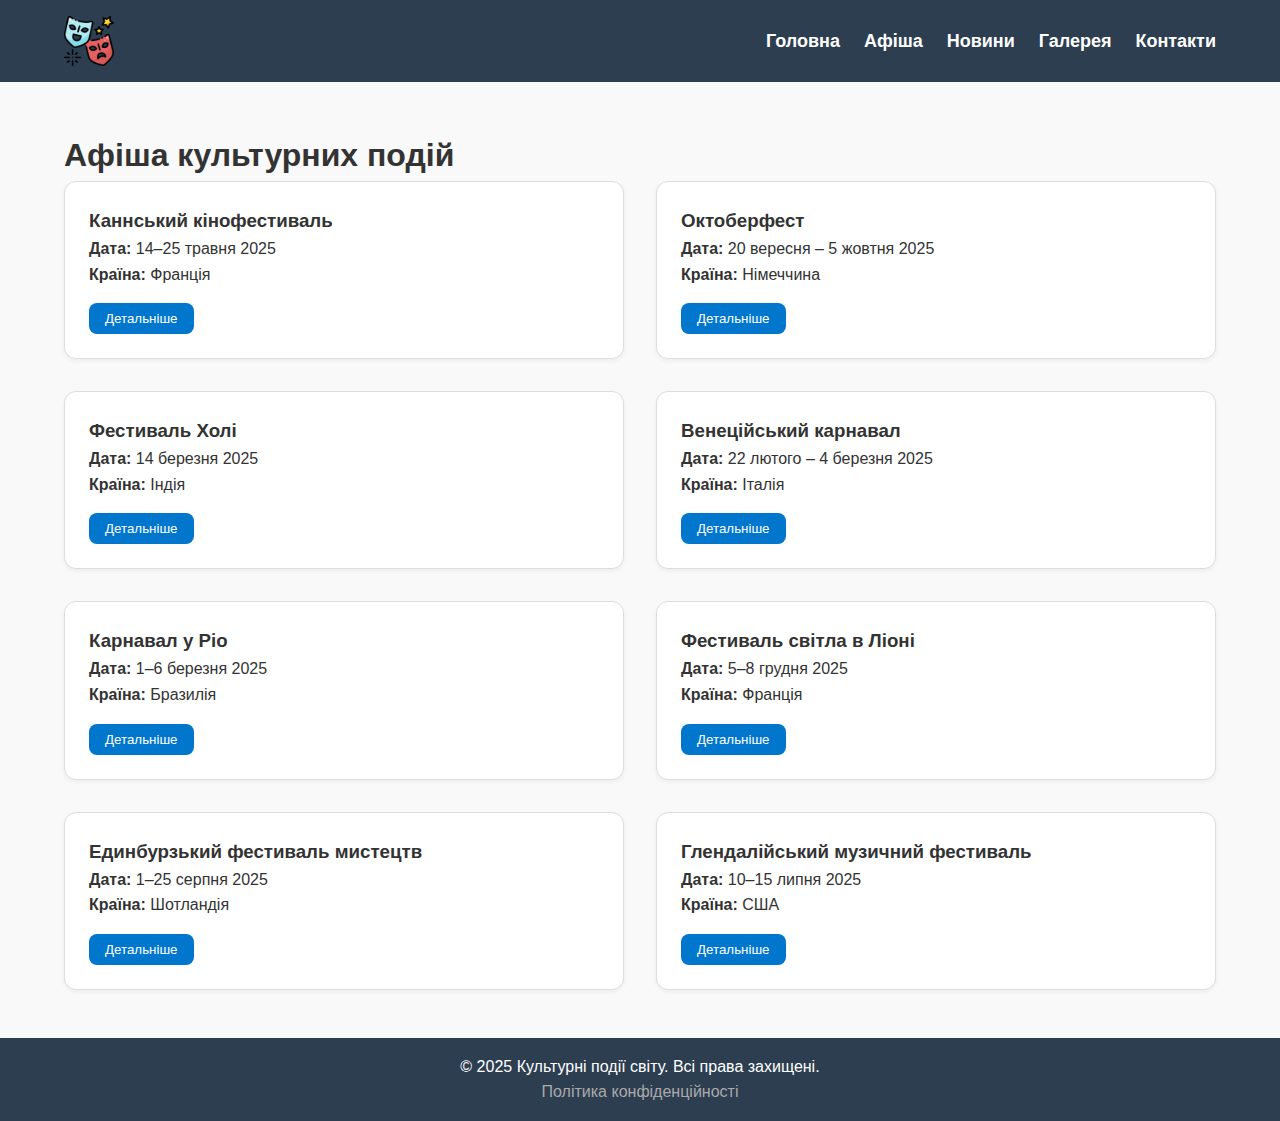
<file: Культурні події світу/afisha.html>
<!DOCTYPE html>
<html lang="uk">
<head>
  <meta charset="UTF-8">
  <meta name="viewport" content="width=device-width, initial-scale=1.0">
  <title>Афіша | Культурні події світу</title>
  <link rel="stylesheet" href="css/style.css">
  <link rel="icon" href="img/logo.png" type="image/png">
</head>
<body>
    <header>
        <div class="container header-container">
          <img src="img/logo.png" alt="Логотип" class="logo" />
          <button id="burger" class="burger">&#9776;</button>
          <nav class="main-nav" id="mainNav">
            <ul>
                <li><a href="index.html">Головна</a></li>
                <li><a href="afisha.html">Афіша</a></li>
                <li><a href="news.html">Новини</a></li>
                <li><a href="gallery.html">Галерея</a></li>
                <li><a href="contacts.html">Контакти</a></li>
            </ul>
          </nav>
        </div>
      </header>
  <main>
    <section class="afisha">
      <div class="container">
        <h1>Афіша культурних подій</h1>
        <div class="event-list">
            <div class="event-item">
                <h3>Каннський кінофестиваль</h3>
                <p><strong>Дата:</strong> 14–25 травня 2025</p>
                <p><strong>Країна:</strong> Франція</p>
                <button onclick="openModal('Каннський кінофестиваль', 'Один із найпрестижніших кінофестивалів світу, що проходить у травні на Лазуровому узбережжі Франції.')">Детальніше</button>
              </div>
              
              <div class="event-item">
                <h3>Октоберфест</h3>
                <p><strong>Дата:</strong> 20 вересня – 5 жовтня 2025</p>
                <p><strong>Країна:</strong> Німеччина</p>
                <button onclick="openModal('Октоберфест', 'Найбільший фестиваль пива у світі, що проводиться в Мюнхені кожної осені.')">Детальніше</button>
              </div>
              
              <div class="event-item">
                <h3>Фестиваль Холі</h3>
                <p><strong>Дата:</strong> 14 березня 2025</p>
                <p><strong>Країна:</strong> Індія</p>
                <button onclick="openModal('Фестиваль Холі', 'Індійське свято весни, відоме киданням барвистого порошку, яке символізує перемогу добра над злом.')">Детальніше</button>
              </div>
              
              <div class="event-item">
                <h3>Венеційський карнавал</h3>
                <p><strong>Дата:</strong> 22 лютого – 4 березня 2025</p>
                <p><strong>Країна:</strong> Італія</p>
                <button onclick="openModal('Венеційський карнавал', 'Всесвітньо відомий фестиваль із венеційськими масками, парадами і театралізованими виставами.')">Детальніше</button>
              </div>
              
              <div class="event-item">
                <h3>Карнавал у Ріо</h3>
                <p><strong>Дата:</strong> 1–6 березня 2025</p>
                <p><strong>Країна:</strong> Бразилія</p>
                <button onclick="openModal('Карнавал у Ріо', 'Один із найграндіозніших карнавалів світу з парадами самби, яскравими костюмами та вуличними виставами.')">Детальніше</button>
              </div>
              
              <div class="event-item">
                <h3>Фестиваль світла в Ліоні</h3>
                <p><strong>Дата:</strong> 5–8 грудня 2025</p>
                <p><strong>Країна:</strong> Франція</p>
                <button onclick="openModal('Фестиваль світла в Ліоні', 'Місто Ліон перетворюється на світлову казку завдяки інсталяціям художників з усього світу.')">Детальніше</button>
              </div>
              
              <div class="event-item">
                <h3>Единбурзький фестиваль мистецтв</h3>
                <p><strong>Дата:</strong> 1–25 серпня 2025</p>
                <p><strong>Країна:</strong> Шотландія</p>
                <button onclick="openModal('Единбурзький фестиваль мистецтв', 'Найбільший у світі фестиваль виконавського мистецтва з театральними, музичними та танцювальними виступами.')">Детальніше</button>
              </div>
              
              <div class="event-item">
                <h3>Глендалійський музичний фестиваль</h3>
                <p><strong>Дата:</strong> 10–15 липня 2025</p>
                <p><strong>Країна:</strong> США</p>
                <button onclick="openModal('Глендалійський музичний фестиваль', 'Щорічний музичний фестиваль в Каліфорнії, що об’єднує джаз, рок та інді виконавців.')">Детальніше</button>
              </div>
              
        </div>
      </div>
    </section>
  </main>

  <footer>
    <div class="container footer-container">
      <p>&copy; 2025 Культурні події світу. Всі права захищені.</p>
      <p><a href="#">Політика конфіденційності</a></p>
    </div>
  </footer>


  <!-- Модальне вікно -->
<div id="modal" class="modal">
    <div class="modal-content">
      <span class="close-button">&times;</span>
      <h2 id="modal-title"></h2>
      <p id="modal-description"></p>
    </div>
  </div>

  <script src="js/script.js"></script>
  <script src="js/afisha.js"></script>
</body>
</html>
</file>
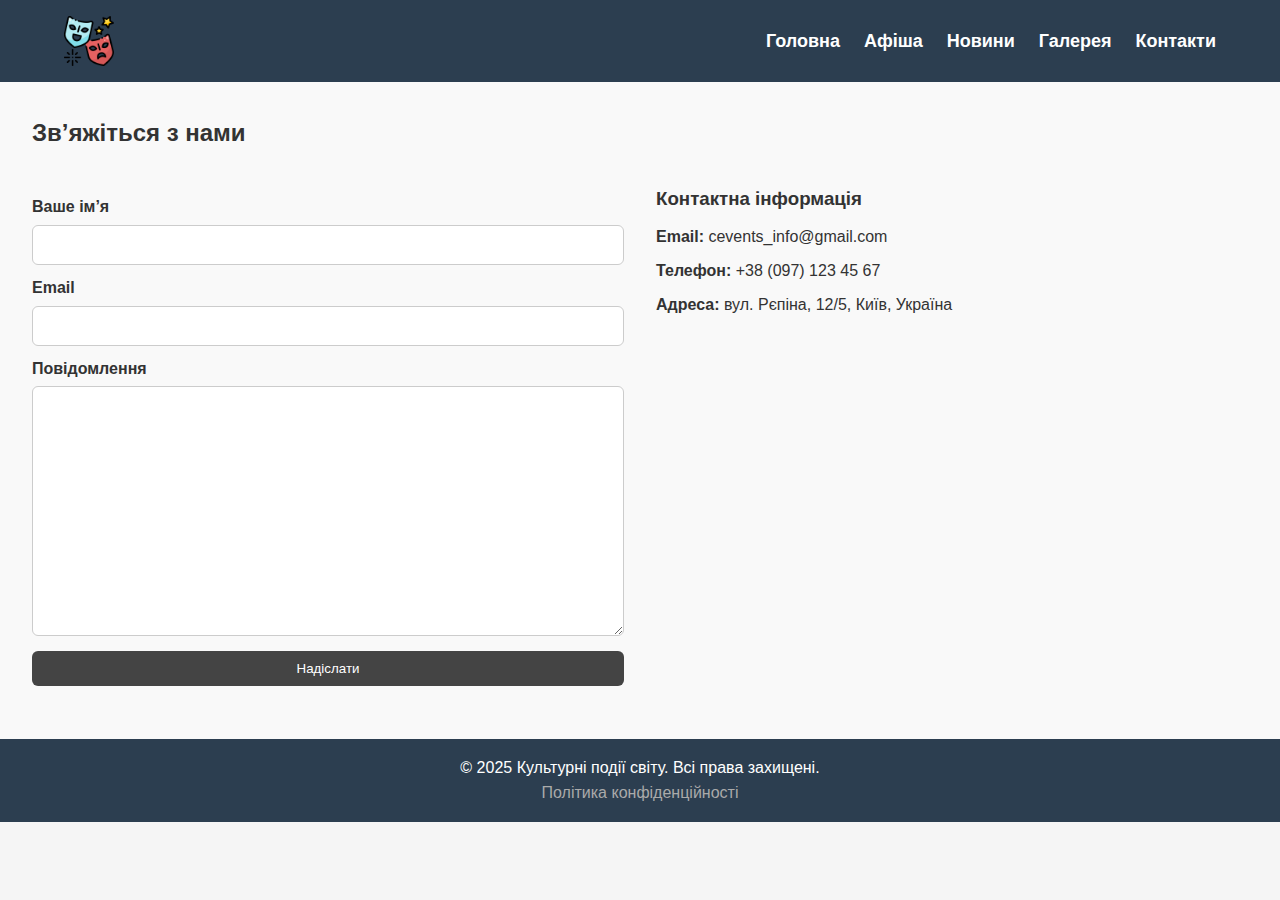
<file: Культурні події світу/contacts.html>
<!DOCTYPE html>
<html lang="uk">
<head>
  <meta charset="UTF-8" />
  <meta name="viewport" content="width=device-width, initial-scale=1.0" />
  <title>Контакти — Культурні події світу</title>
  <link rel="stylesheet" href="css/contacts.css" />
  <link rel="stylesheet" href="css/style.css" />
  <link rel="icon" href="img/logo.png" type="image/png">
</head>
<body>
    <header>
        <div class="container header-container">
          <img src="img/logo.png" alt="Логотип" class="logo" />
          <button id="burger" class="burger">&#9776;</button>
          <nav class="main-nav" id="mainNav">
            <ul>
                <li><a href="index.html">Головна</a></li>
                <li><a href="afisha.html">Афіша</a></li>
                <li><a href="news.html">Новини</a></li>
                <li><a href="gallery.html">Галерея</a></li>
                <li><a href="contacts.html">Контакти</a></li>
            </ul>
          </nav>
        </div>
      </header>

  <main>
    <section class="contact-section">
      <h2>Зв’яжіться з нами</h2>

      <div class="contact-container">
        <form class="contact-form">
          <label for="name">Ваше ім’я</label>
          <input type="text" id="name" required />

          <label for="email">Email</label>
          <input type="email" id="email" required />

          <label for="message">Повідомлення</label>
          <textarea id="message" rows="5" required></textarea>

          <button type="submit">Надіслати</button>
        </form>

        <div class="contact-info">
          <h3>Контактна інформація</h3>
          <p><strong>Email:</strong> cevents_info@gmail.com</p>
          <p><strong>Телефон:</strong> +38 (097) 123 45 67</p>
          <p><strong>Адреса:</strong> вул. Рєпіна, 12/5, Київ, Україна</p>
          
          <div class="map">
            <iframe
            src="https://www.google.com/maps/embed?pb=!1m18!1m12!1m3!1d2539.555344602988!2d30.516836476353924!3d50.444147071590385!2m3!1f0!2f0!3f0!3m2!1i1024!2i768!4f13.1!3m3!1m2!1s0x40d4ce5092a09e5b%3A0x5aebc23e690ef13e!2z0JrRgNCw0L3QtdCy0YHQutCw0Y8g0YPQuy4sIDEyLCDQmtC40ZfQsiwg0JrQuNGX0LIsIDAxMDAw!5e0!3m2!1suk!2sua!4v1714985555555!5m2!1suk!2sua"
            width="100%"
            height="350"
            style="border:0;"
            allowfullscreen=""
            loading="lazy"
            referrerpolicy="no-referrer-when-downgrade"
          ></iframe>
          </div>
        </div>
      </div>
    </section>
  </main>

  <footer>
    <div class="container footer-container">
      <p>&copy; 2025 Культурні події світу. Всі права захищені.</p>
      <p><a href="#">Політика конфіденційності</a></p>
    </div>
  </footer>
  
  <script src="js/script.js"></script>
</body>
</html>
</file>
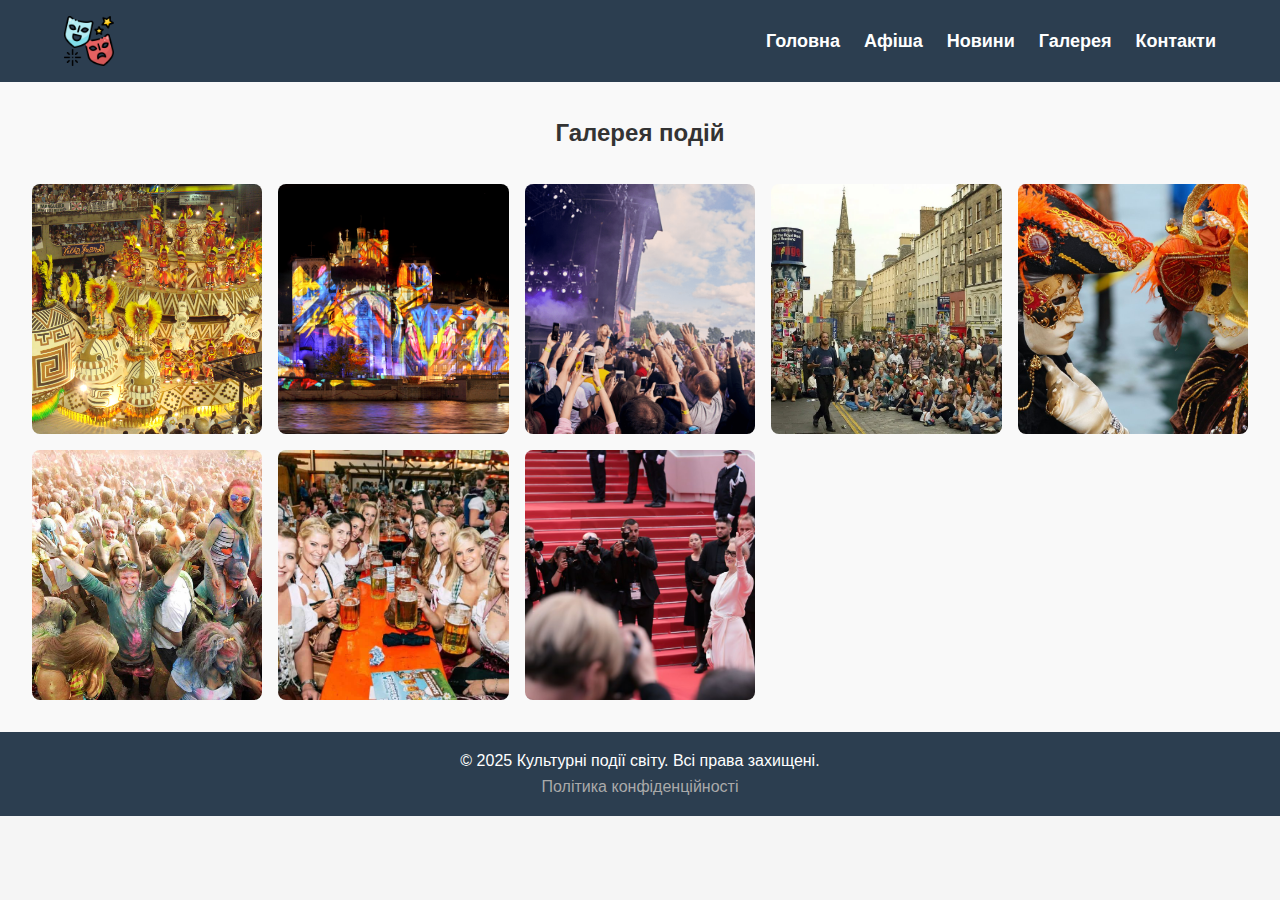
<file: Культурні події світу/gallery.html>
<!DOCTYPE html>
<html lang="uk">
<head>
  <meta charset="UTF-8" />
  <meta name="viewport" content="width=device-width, initial-scale=1.0" />
  <title>Галерея — Культурні події світу</title>
  <link rel="stylesheet" href="css/style.css" />
  <link rel="stylesheet" href="css/gallery.css" />
  <link rel="icon" href="img/logo.png" type="image/png">
</head>
<body>
    <header>
        <div class="container header-container">
          <img src="img/logo.png" alt="Логотип" class="logo" />
          <button id="burger" class="burger">&#9776;</button>
          <nav class="main-nav" id="mainNav">
            <ul>
                <li><a href="index.html">Головна</a></li>
                <li><a href="afisha.html">Афіша</a></li>
                <li><a href="news.html">Новини</a></li>
                <li><a href="gallery.html">Галерея</a></li>
                <li><a href="contacts.html">Контакти</a></li>
            </ul>
          </nav>
        </div>
      </header>

  <main>
    <section class="gallery-section">
      <h2>Галерея подій</h2>
      <div class="gallery-grid">
        <img src="img/gallery1.jpg" alt="Карнавал у Ріо" onclick="openModal(this)" />
        <img src="img/gallery2.jpg" alt="Фестиваль світла в Ліоні" onclick="openModal(this)" />
        <img src="img/gallery3.jpg" alt="Глендалійський музичний фестиваль" onclick="openModal(this)" />
        <img src="img/gallery4.jpg" alt="Единбурзький фестиваль мистецтв" onclick="openModal(this)" />
        <img src="img/gallery5.jpg" alt="Венеційський карнавал" onclick="openModal(this)" />
        <img src="img/gallery6.jpg" alt="Фестиваль Холі" onclick="openModal(this)" />
        <img src="img/gallery7.jpg" alt="Октоберфест" onclick="openModal(this)" />
        <img src="img/gallery8.jpg" alt="Каннський кінофестиваль" onclick="openModal(this)" />  
    </div>
    </section>

    <!-- Модальне вікно -->
    <div id="modal" class="modal" onclick="closeModal()">
      <span class="close">&times;</span>
      <img class="modal-content" id="modalImg" />
      <div id="caption"></div>
    </div>
  </main>

  <footer>
    <div class="container footer-container">
      <p>&copy; 2025 Культурні події світу. Всі права захищені.</p>
      <p><a href="#">Політика конфіденційності</a></p>
    </div>
  </footer>

  <script src="js/script.js"></script>
  <script src="js/gallery.js"></script>
</body>
</html>
</file>
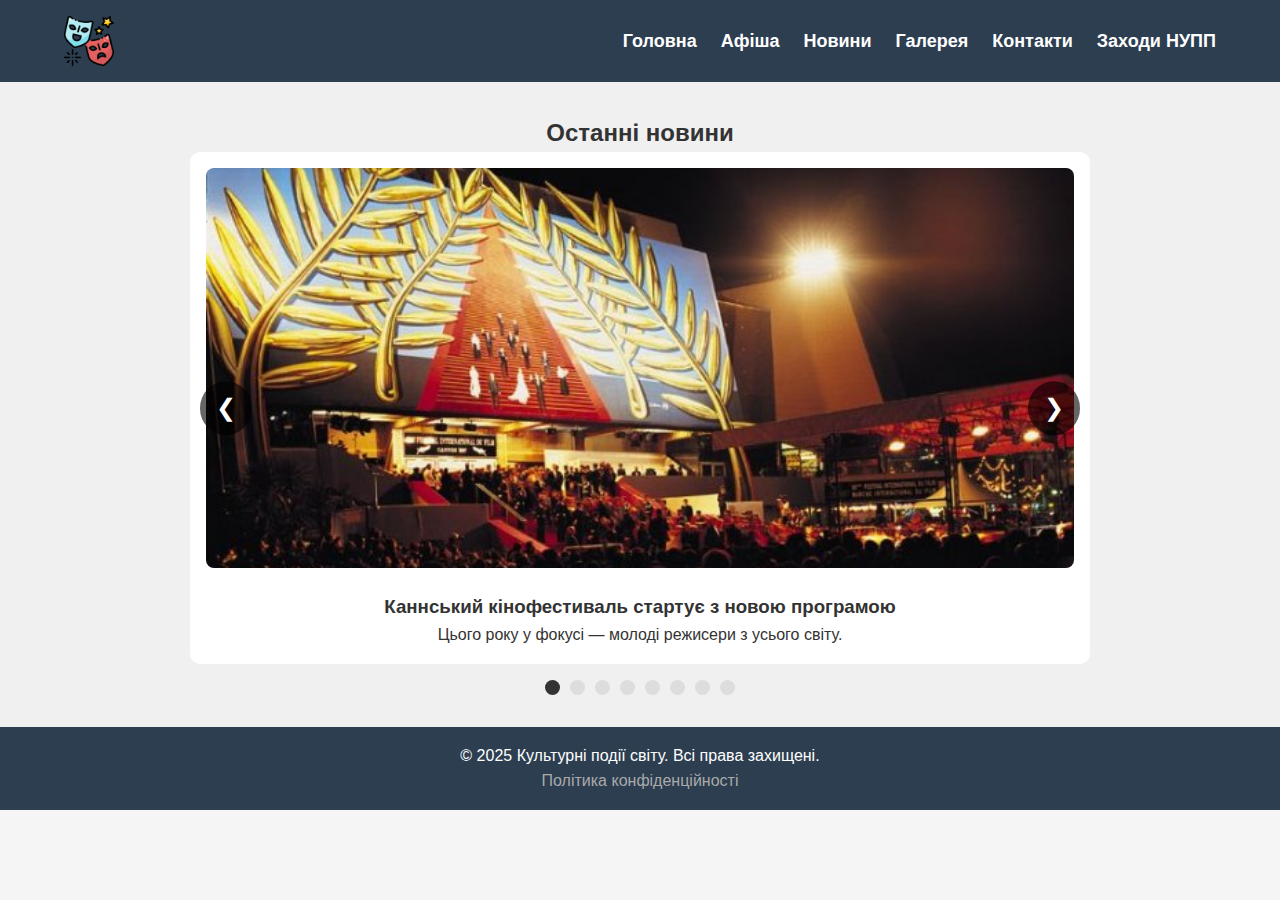
<file: Культурні події світу/news.html>
<!DOCTYPE html>
<html lang="uk">
<head>
  <meta charset="UTF-8" />
  <meta name="viewport" content="width=device-width, initial-scale=1.0" />
  <title>Новини — Культурні події світу</title>
  <link rel="stylesheet" href="css/style.css" />
  <link rel="stylesheet" href="css/news.css" />
  <link rel="icon" href="img/logo.png" type="image/png">
</head>
<body>
     <header>
    <div class="container header-container">
      <img src="img/logo.png" alt="Логотип" class="logo" />
      <button id="burger" class="burger">&#9776;</button>
      <nav class="main-nav" id="mainNav">
        <ul>
            <li><a href="index.html">Головна</a></li>
            <li><a href="afisha.html">Афіша</a></li>
            <li><a href="news.html">Новини</a></li>
            <li><a href="gallery.html">Галерея</a></li>
            <li><a href="contacts.html">Контакти</a></li>
            <li><a href="https://nupp.edu.ua/events.html">Заходи НУПП</a></li>
        </ul>
      </nav>
    </div>
  </header>

  <main>
    <section class="news-slider-section">
      <h2>Останні новини</h2>
      <div class="slider-container">
        <div class="slider-track" id="sliderTrack">
          <div class="news-slide">
            <img src="img/news1.jpg" alt="Новина 1" />
            <h3>Каннський кінофестиваль стартує з новою програмою</h3>
            <p>Цього року у фокусі — молоді режисери з усього світу.</p>
          </div>
          <div class="news-slide">
            <img src="img/news2.jpg" alt="Новина 2" />
            <h3>Октоберфест 2025 готується до рекордної кількості гостей</h3>
            <p>Очікується понад 6 мільйонів відвідувачів.</p>
          </div>
          <div class="news-slide">
            <img src="img/news3.jpg" alt="Новина 3" />
            <h3>Фестиваль Холі: кольорові вулиці Індії знову ожили</h3>
            <p>Мільйони людей святкують весну, кидаючи фарби.</p>
          </div>
          <div class="news-slide">
            <img src="img/news4.jpg" alt="Карнавал у Ріо" />
            <h3>Карнавал у Ріо</h3>
            <p>Один з найбільших карнавальних фестивалів світу. Вулиці Ріо наповнені танцями та яскравими кольорами.</p>
          </div>
          <div class="news-slide">
            <img src="img/news5.jpg" alt="Фестиваль світла в Ліоні" />
            <h3>Фестиваль світла в Ліоні</h3>
            <p>Неймовірний фестиваль світла, що перетворює вулиці Ліона на казковий світ.</p>
          </div>
          <div class="news-slide">
            <img src="img/news6.jpg" alt="Глендалійський музичний фестиваль" />
            <h3>Глендалійський музичний фестиваль</h3>
            <p>Фестиваль, на якому звучать найкращі музичні композиції з усього світу.</p>
          </div>
          <div class="news-slide">
            <img src="img/news7.jpg" alt="Единбурзький фестиваль мистецтв" />
            <h3>Единбурзький фестиваль мистецтв</h3>
            <p>Цей фестиваль — одне з найбільших культурних подій в світі, що збирає акторів, художників і музикантів.</p>
          </div>
          <div class="news-slide">
            <img src="img/news8.jpg" alt="Венеційський карнавал" />
            <h3>Венеційський карнавал</h3>
            <p>Класичний карнавал, відомий своїми масками та історичними костюмами.</p>
          </div>
        </div>
        <button class="slider-btn prev" onclick="prevSlide()">&#10094;</button>
        <button class="slider-btn next" onclick="nextSlide()">&#10095;</button>
      </div>
      <div class="slider-indicators" id="sliderIndicators">
        <span class="indicator"></span>
        <span class="indicator"></span>
        <span class="indicator"></span>
        <span class="indicator"></span>
        <span class="indicator"></span>
        <span class="indicator"></span>
        <span class="indicator"></span>
        <span class="indicator"></span>
      </div>
    </section>
  </main>

  <footer>
    <div class="container footer-container">
        <p>&copy; 2025 Культурні події світу. Всі права захищені.</p>
        <p><a href="#">Політика конфіденційності</a></p>
      </div>
  </footer>

  <script src="js/script.js"></script>
  <script src="js/news.js"></script>
</body>
</html>
</file>
<file: Культурні події світу/css/contacts.css>
.contact-section {
  padding: 2rem;
  background-color: #f9f9f9;
}

.contact-container {
  display: flex;
  flex-wrap: wrap;
  gap: 2rem;
  margin-top: 2rem;
}

.contact-form {
  flex: 1 1 300px;
  display: flex;
  flex-direction: column;
}

.contact-form label {
  margin-top: 10px;
  font-weight: bold;
}

.contact-form input,
.contact-form textarea {
  margin-top: 5px;
  padding: 10px;
  font-size: 1rem;
  border: 1px solid #ccc;
  border-radius: 6px;
}

.contact-form button {
  margin-top: 15px;
  padding: 10px;
  background-color: #444;
  color: white;
  border: none;
  border-radius: 6px;
  cursor: pointer;
  transition: background 0.3s;
}

.contact-form button:hover {
  background-color: #333;
}

textarea
{
    height: 250px;
    width: auto;
}

.contact-info {
  flex: 1 1 300px;
}

.contact-info h3 {
  margin-bottom: 10px;
}

.contact-info p {
  margin-bottom: 8px;
}

.map {
    margin-top: 2rem;
    border-radius: 8px;
    overflow: hidden;
  }  

@media (max-width: 768px) {
  .contact-container {
    flex-direction: column;
  }

  .contact-form,
  .contact-info {
    width: 100%;
  }
}
</file>
<file: Культурні події світу/css/gallery.css>
.gallery-section {
    padding: 2rem;
    background-color: #f9f9f9;
    text-align: center;
  }
  
  .gallery-grid {
    display: grid;
    grid-template-columns: repeat(auto-fit, minmax(220px, 1fr));
    gap: 1rem;
    margin-top: 2rem;
  }
  
  .gallery-grid img {
    width: 100%;
    height: 250px;
    object-fit: cover;
    cursor: pointer;
    border-radius: 8px;
    transition: transform 0.3s;
  }
  
  .gallery-grid img:hover {
    transform: scale(1.05);
  }
  
  .modal {
    display: none;
    position: fixed;
    z-index: 1000;
    padding-top: 50px;
    left: 0;
    top: 0;
    width: 100%;
    height: 100%;
    overflow: auto;
    background-color: rgba(0,0,0,0.8);
  }
  
  .modal-content {
    margin: auto;
    display: block;
    max-width: 80%;
    max-height: 80vh;
    border-radius: 10px;
  }
  
  #caption {
    text-align: center;
    color: #fff;
    padding: 10px;
  }
  
  .close {
    position: absolute;
    top: 30px;
    right: 50px;
    color: #fff;
    font-size: 40px;
    font-weight: bold;
    cursor: pointer;
    transition: color 0.3s;
  }
  
  .close:hover {
    color: #aaa;
  }
  
  @media (max-width: 600px) {
    .modal-content {
      width: 95%;
    }
  }
</file>
<file: Культурні події світу/css/news.css>
.news-slider-section {
    padding: 2rem;
    background: #f0f0f0;
    text-align: center;
  }
  
  .slider-container {
    position: relative;
    max-width: 900px;
    margin: 0 auto;
    overflow: hidden;
    border-radius: 10px;
  }
  
  .slider-track {
    display: flex;
    transition: transform 0.6s ease-in-out;
  }
  
  .news-slide {
    min-width: 100%;
    box-sizing: border-box;
    padding: 1rem;
    background: #fff;
  }
  
  .news-slide img {
    width: 100%;
    max-height: 400px;
    object-fit: cover;
    border-radius: 8px;
    margin-bottom: 1rem;
  }
  
  .slider-btn {
    position: absolute;
    top: 50%;
    transform: translateY(-50%);
    background: rgba(0,0,0,0.6);
    color: #fff;
    border: none;
    padding: 0.8rem 1rem;
    cursor: pointer;
    font-size: 1.5rem;
    z-index: 10;
    border-radius: 50%;
    transition: background 0.3s;
  }
  
  .slider-btn:hover {
    background: rgba(0,0,0,0.8);
  }
  
  .prev {
    left: 10px;
  }
  
  .next {
    right: 10px;
  }

  .slider-indicators {
    display: flex;
    justify-content: center;
    margin-top: 1rem;
  }
  
  .indicator {
    width: 15px;
    height: 15px;
    margin: 0 5px;
    background-color: #ddd;
    border-radius: 50%;
    transition: background-color 0.3s ease;
  }
  
  .indicator.active {
    background-color: #333;
  }
  
  @media (max-width: 768px) {
    .news-slide img {
      max-height: 250px;
    }
  
    .slider-btn {
      font-size: 1.2rem;
      padding: 0.5rem 0.7rem;
    }
  }
  
  @media (max-width: 480px) {
    .news-slide h3 {
      font-size: 1rem;
    }
  
    .news-slide p {
      font-size: 0.9rem;
    }
  }
</file>
<file: Культурні події світу/css/style.css>
/* Reset */
* {
    margin: 0;
    padding: 0;
    box-sizing: border-box;
  }
  
  body {
    font-family: 'Segoe UI', sans-serif;
    line-height: 1.6;
    background-color: #f5f5f5;
    color: #333;
  }
  
  .container {
    width: 90%;
    max-width: 1200px;
    margin: auto;
  }
  
  /* Header */
  header {
    background-color: #2c3e50;
    color: white;
    padding: 1rem 0;
  }
  
  .header-container {
    display: flex;
    align-items: center;
    justify-content: space-between;
  }
  
  .logo {
    height: 50px;
  }
  
  .main-nav ul {
    list-style: none;
    display: flex;
    gap: 1.5rem;
    transition: all 0.3s ease;
  }
  
  .main-nav a {
    color: white;
    text-decoration: none;
    font-weight: bold;
    font-size: 18px;
    transition: transform 0.3s ease;
    display: inline-block;
  }
  
  
  .main-nav a:hover {
    text-decoration: underline;
    transform: scale(1.15);
  }
  
  /* Hero Section */
  .hero {
    background: url('../img/hero.jpg') no-repeat center center/cover;
    color: white;
    text-align: center;
    padding: 4rem 2rem;
  }
  
  .hero h1 {
    font-size: 2.5rem;
    margin-bottom: 1rem;
  }
  
  /* Events Section */
  .events {
    padding: 3rem 0;
  }
  
  .event-grid {
    display: grid;
    grid-template-columns: repeat(auto-fit, minmax(260px, 1fr));
    gap: 2rem;
    margin-top: 2rem;
  }
  
  .event-card {
    background-color: white;
    padding: 1.5rem;
    border-radius: 8px;
    box-shadow: 0 2px 8px rgba(0, 0, 0, 0.1);
  }
  
  /* Footer */
  footer {
    background-color: #2c3e50;
    color: white;
    padding: 1rem 0;
    text-align: center;
  }
  
  .footer-container a {
    color: #aaa;
    text-decoration: none;
  }
  
  .footer-container a:hover {
    text-decoration: underline;
  }

.burger {
    background: none;
    border: none;
    font-size: 2rem;
    color: white;
    display: none;
    cursor: pointer;
  }

  /* Карта подій */
.map-section {
    padding: 3rem 0;
  }
  
  #map {
    height: 400px;
    width: 100%;
    border-radius: 8px;
    box-shadow: 0 2px 8px rgba(0,0,0,0.1);
  }


  /*------------------index.html------------------*/
  
/* Афіша */
.afisha {
    padding: 3rem 0;
    background-color: #f9f9f9;
  }
  
  .event-list {
    display: grid;
    grid-template-columns: 1fr 1fr;
    gap: 2rem;
  }
  
  .event-item {
    background-color: #fff;
    border: 1px solid #ddd;
    padding: 1.5rem;
    border-radius: 12px;
    box-shadow: 0 2px 4px rgba(0,0,0,0.05);
  }
  
  .event-item h3 {
    margin-top: 0;
  }
  
  .event-item button {
    margin-top: 1rem;
    padding: 0.5rem 1rem;
    background-color: #0077cc;
    color: #fff;
    border: none;
    border-radius: 8px;
    cursor: pointer;
    transition: 0.3s;
  }
  
  .event-item button:hover {
    background-color: #005fa3;
  }
  
  /* Модальне вікно */
.modal {
    display: none;
    position: fixed;
    z-index: 100;
    padding-top: 100px;
    left: 0;
    top: 0;
    width: 100%;
    height: 100%;
    overflow: auto;
    background-color: rgba(0,0,0,0.5);
  }
  
  .modal-content {
    background-color: #fff;
    margin: auto;
    padding: 2rem;
    border-radius: 12px;
    width: 80%;
    max-width: 500px;
    box-shadow: 0 4px 10px rgba(0,0,0,0.2);
    position: relative;
  }
  
  .close-button {
    color: #aaa;
    float: right;
    font-size: 28px;
    font-weight: bold;
    position: absolute;
    top: 10px;
    right: 20px;
    cursor: pointer;
  }
  
  .close-button:hover {
    color: #000;
  }
  


/*------------------afisha.html------------------*/


  @media (max-width: 768px) {
    .burger {
      display: block;
    }
  
    .logo {
      display: none;
    }
  
    .main-nav {
      display: none;
      width: 100%;
    }
  
    .main-nav ul {
      text-align: center;
      flex-direction: column;
      gap: 1rem;
      padding-top: 1rem;
    }
  
    .main-nav.active {
      display: block;
    }

    .event-list {
      grid-template-columns: 1fr;
    }
      
  }

/*------------------media------------------*/
</file>
